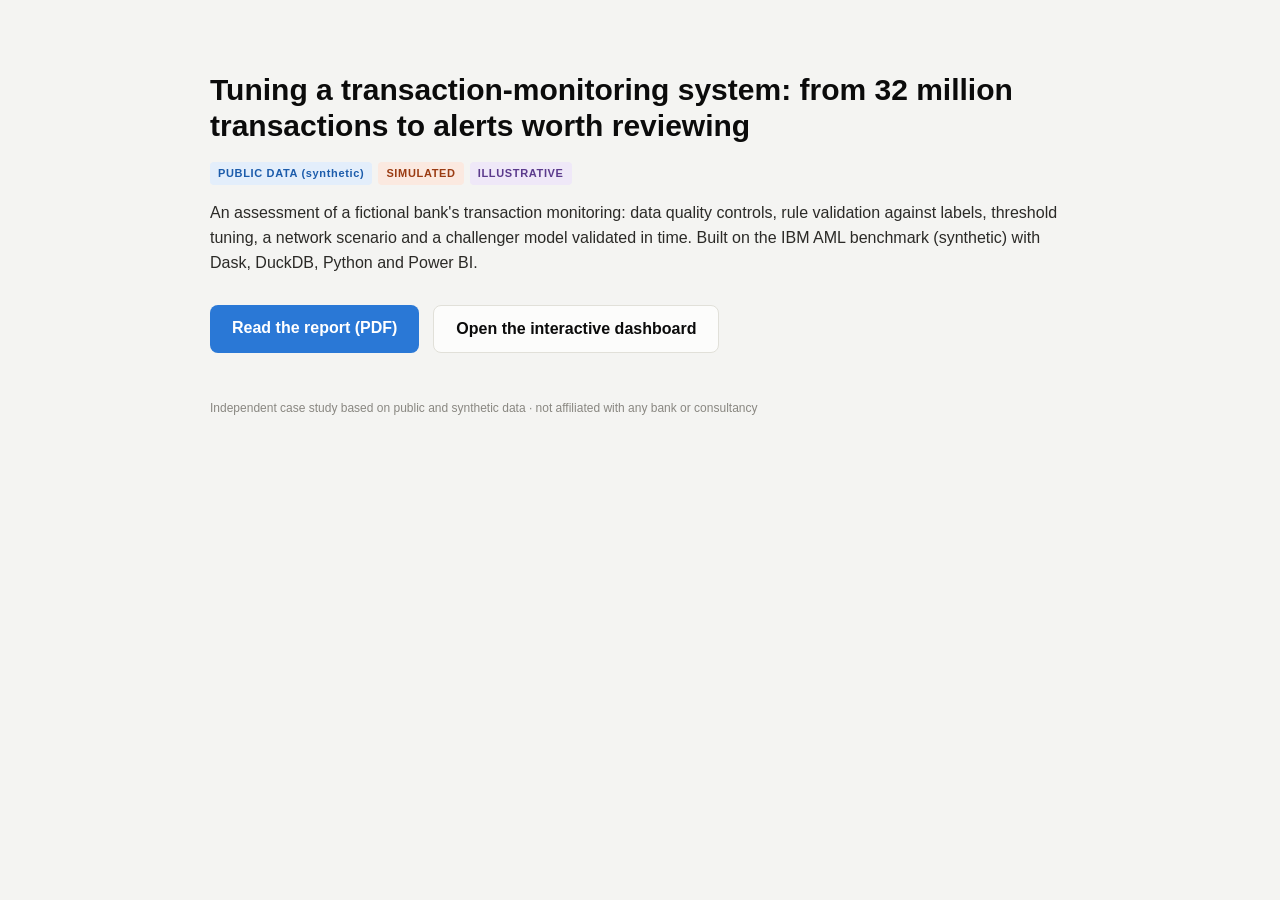
<file: site/index.html>
<!doctype html>
<html lang="en">
<head>
<meta charset="utf-8">
<meta name="viewport" content="width=device-width, initial-scale=1">
<title>Tuning a transaction-monitoring system: case study</title>
<style>
body { margin: 0; font-family: 'Segoe UI', Arial, sans-serif; background: #F4F4F2; color: #0B0B0B; }
main { max-width: 860px; margin: 0 auto; padding: 72px 28px 40px; }
h1 { font-size: 30px; line-height: 1.2; margin: 0 0 12px; }
p { font-size: 16px; line-height: 1.55; color: #2B2A27; }
.tags span { display: inline-block; font-size: 11px; font-weight: 700; letter-spacing: .06em; padding: 3px 8px; border-radius: 4px; margin-right: 6px; }
.pub { background: #E3EEFB; color: #1C5CAB; } .sim { background: #FBE9E0; color: #9A3B12; } .ill { background: #EFE8F8; color: #5B3A8C; }
.buttons { display: flex; gap: 14px; flex-wrap: wrap; margin: 30px 0; }
.buttons a { text-decoration: none; font-weight: 600; font-size: 16px; padding: 14px 22px; border-radius: 8px; }
.primary { background: #2A78D6; color: #fff; } .secondary { background: #FCFCFB; color: #0B0B0B; border: 1px solid #E1E0D9; }
footer { font-size: 12px; color: #898781; margin-top: 48px; }
</style>
</head>
<body>
<main>
<h1>Tuning a transaction-monitoring system: from 32 million transactions to alerts worth reviewing</h1>
<p class="tags"><span class="pub">PUBLIC DATA (synthetic)</span><span class="sim">SIMULATED</span><span class="ill">ILLUSTRATIVE</span></p>
<p>An assessment of a fictional bank's transaction monitoring: data quality controls, rule validation against labels,
threshold tuning, a network scenario and a challenger model validated in time. Built on the IBM AML benchmark
(synthetic) with Dask, DuckDB, Python and Power BI.</p>
<div class="buttons">
<a class="primary" href="report/aml_tm_assessment.pdf">Read the report (PDF)</a>
<a class="secondary" href="dashboard/">Open the interactive dashboard</a>
</div>
<footer>Independent case study based on public and synthetic data · not affiliated with any bank or consultancy</footer>
</main>
</body>
</html>
</file>
